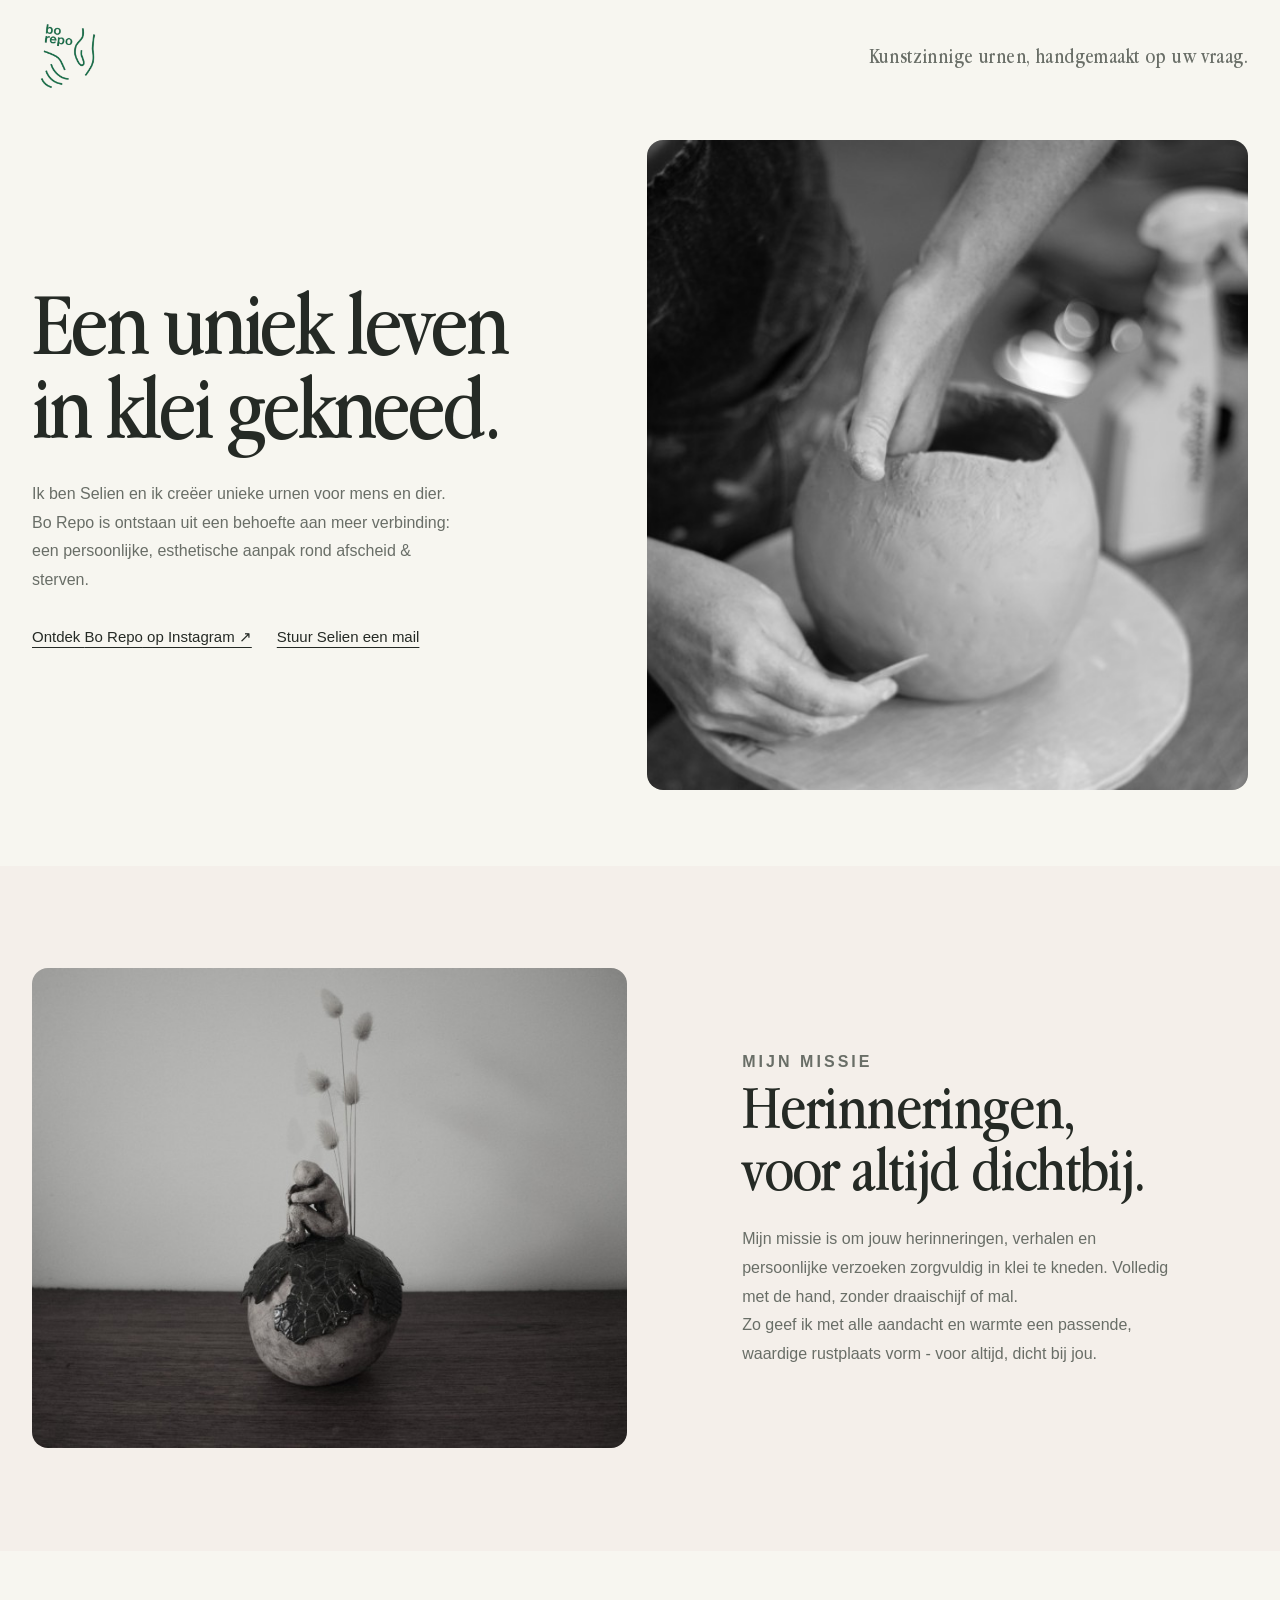
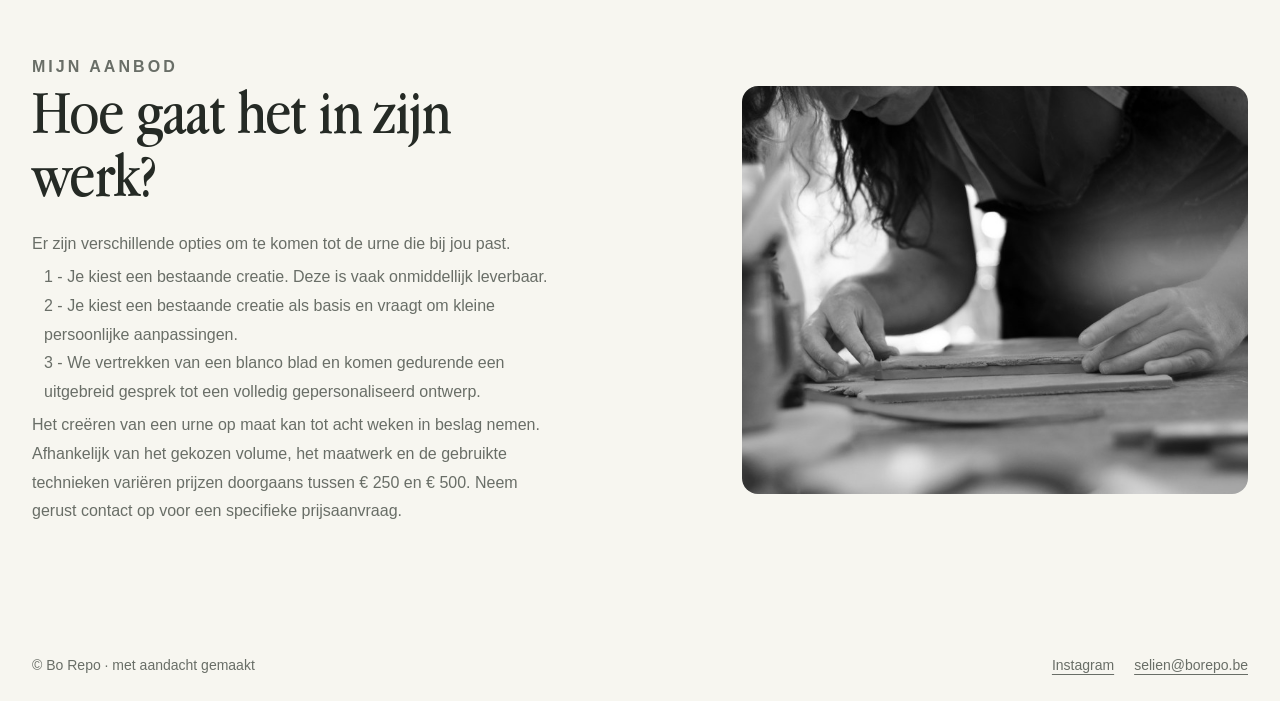
<file: index.html>
﻿<!doctype html>
<html lang="nl-BE">
<head>
  <meta charset="utf-8">
  <meta name="viewport" content="width=device-width, initial-scale=1">
  <link rel="icon" type="image/png" sizes="16x16" href="img/favicon/favicon-16x16.png">
  <link rel="icon" type="image/png" sizes="32x32" href="img/favicon/favicon-32x32.png">
  <meta name="theme-color" content="#62926e">
  <meta name="description" content="Bo Repo maakt persoonlijke, handgemaakte urnes voor mensen en dieren. De nieuwe website verschijnt in februari 2027.">
  <!-- Preload fonts -->
  <link rel="preload" href="fonts/ITC Garamond Book Narrow Regular.woff2" as="font" type="font/woff2" crossorigin>
  <title>Bo Repo · Een uniek leven in klei gekneed</title>
  <link rel="icon" href="img/bo-repo-logo-groen.png">
  <link rel="stylesheet" href="css/style.css">
</head>
<body>
  <header class="site-header page-shell">
    <a class="brand" href="/" aria-label="Bo Repo — startpagina">
      <img src="img/bo-repo-logo-groen.png" alt="Bo Repo">
    </a>
    <span class="header-note">Kunstzinnige urnen, handgemaakt op uw vraag.</span>
  </header>

  <main>
    <section class="hero page-shell" aria-labelledby="hero-title">
      <div class="hero-copy">
        <!--<p class="eyebrow">Kunstzinnige urnen · handgemaakt op uw vraag</p>-->
        <h1 id="hero-title">Een uniek leven in klei gekneed.</h1>
        <p class="intro">Ik ben Selien en ik creëer unieke urnen voor mens en dier. <span class="brand-name">Bo Repo</span> is ontstaan uit een behoefte aan meer verbinding: een persoonlijke, esthetische aanpak rond afscheid & sterven.</p>
        <!--<p class="announcement">Er wordt noestig gekneed aan de website van Bo Repo!<br>Deze zal in februari 2027 verschijnen.</p>-->
        <div class="hero-links">
          <a class="text-link" href="https://www.instagram.com/bo_repo/" target="_blank" rel="noopener noreferrer">Ontdek <span class="brand-name">Bo Repo</span> op Instagram ↗</a>
          <a class="text-link" href="mailto:selien@borepo.be">Stuur Selien een mail</a>
        </div>
      </div>
      <figure class="hero-image">
        <img src="img/bo-repo-hero.jpg" alt="Handgemaakte Bo Repo urne met een sculptuur en droogbloemen">
        <!-- <figcaption class="image-caption">Met de hand en met zorg gemaakt</figcaption> -->
      </figure>
    </section>

    <section class="mission" aria-labelledby="mission-title">
      <div class="mission-copy">
        <p class="eyebrow">Mijn missie</p>
        <h2 id="mission-title">Herinneringen, voor altijd dichtbij.</h2>
        <p>Mijn missie is om jouw herinneringen, verhalen en persoonlijke verzoeken zorgvuldig in klei te kneden. Volledig met de hand, zonder draaischijf of mal.</p>
        <p>Zo geef ik met alle aandacht en warmte een passende, waardige rustplaats vorm - voor altijd, dicht bij jou.</p>
      </div>
      <img class="mission-image" src="img/bo-repo-mission.jpg" alt="Selien vormt met de hand een urne uit klei" loading="lazy">
    </section>

    <section class="offer" aria-labelledby="offer-title">
      <div class="offer-copy">
        <p class="eyebrow">Mijn aanbod</p>
        <h2 id="offer-title">Hoe gaat het in zijn werk?</h2>
        <p>Er zijn verschillende opties om te komen tot de urne die bij jou past.</p>
        <ol>
          <li>Je kiest een bestaande creatie. Deze is vaak onmiddellijk leverbaar.</li>
          <li>Je kiest een bestaande creatie als basis en vraagt om kleine persoonlijke aanpassingen.</li>
          <li>We vertrekken van een blanco blad en komen gedurende een uitgebreid gesprek tot een volledig gepersonaliseerd ontwerp.</li>
        </ol>
        <p>Het creëren van een urne op maat kan tot acht weken in beslag nemen. Afhankelijk van het gekozen volume, het maatwerk en de gebruikte technieken variëren prijzen doorgaans tussen € 250 en € 500. Neem gerust contact op voor een specifieke prijsaanvraag.</p>
      </div>
      <img class="offer-image" src="img/bo-repo-offer.jpg" alt="Selien vormt met de hand een urne uit klei" loading="lazy">
    </section>
  </main>

  <footer class="site-footer page-shell">
    <span>© <span class="brand-name">Bo Repo</span> · met aandacht gemaakt</span>
    <nav class="footer-links" aria-label="Contact en sociale media">
      <a href="https://www.instagram.com/bo_repo/" target="_blank" rel="noopener noreferrer">Instagram</a>
      <a href="mailto:selien@borepo.be">selien@borepo.be</a>
    </nav>
  </footer>
</body>
</html>
</file>
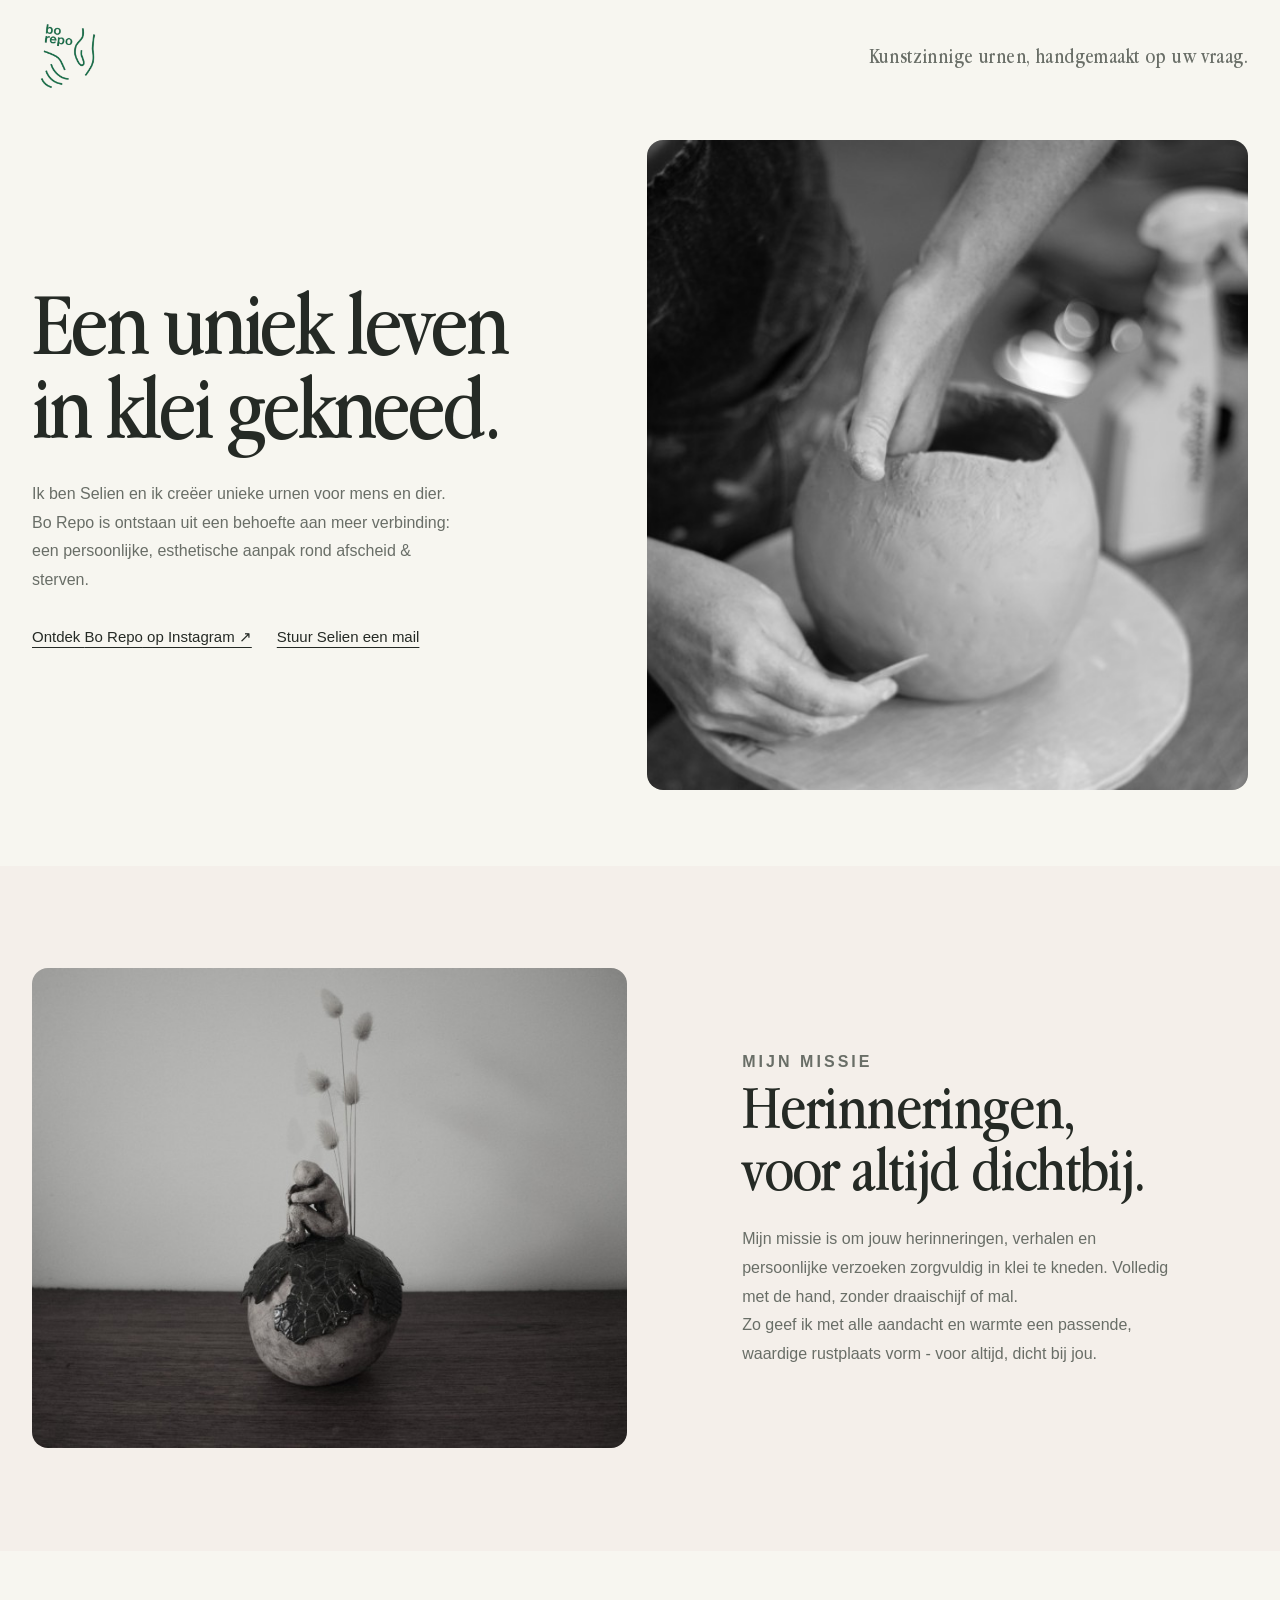
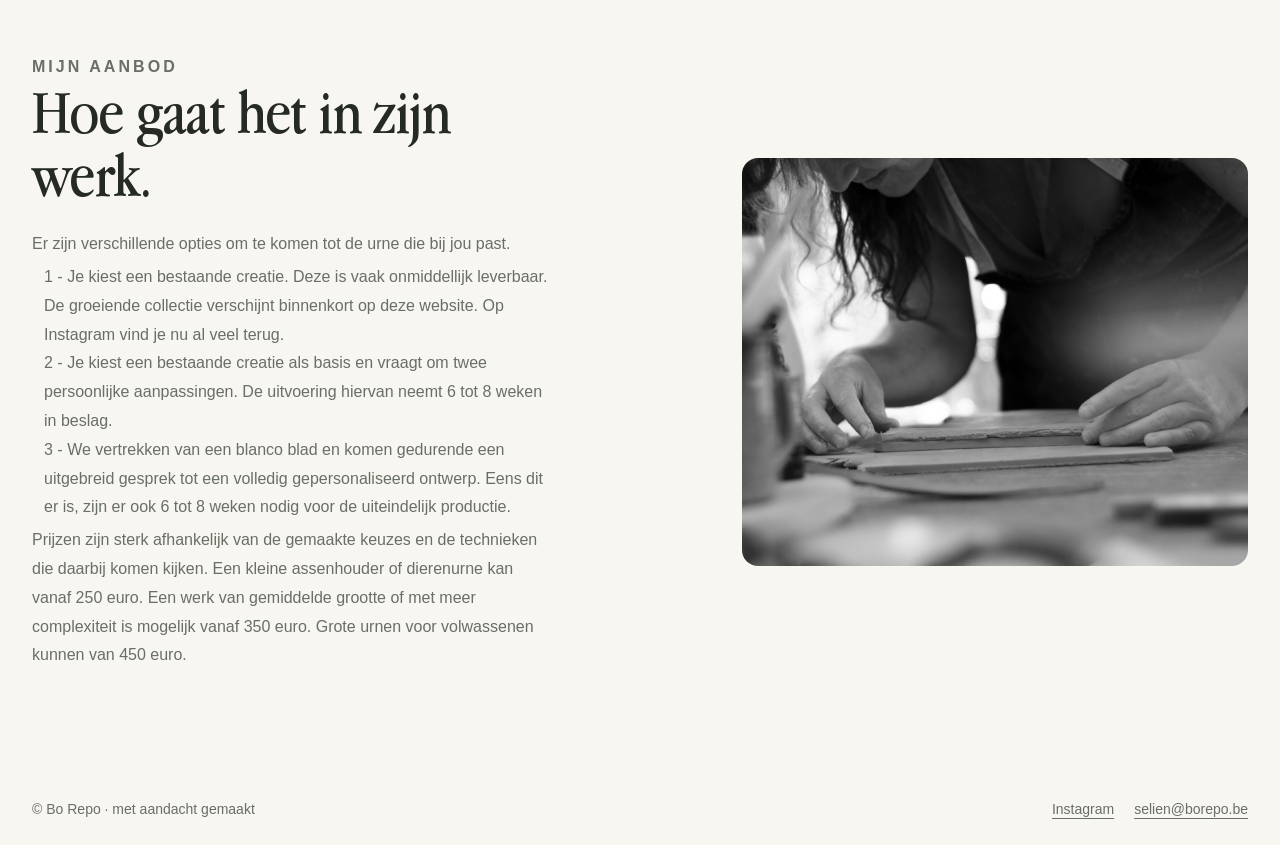
<file: offer.html>
<!doctype html>
<html lang="nl-BE">
<head>
  <meta charset="utf-8">
  <meta name="viewport" content="width=device-width, initial-scale=1">
  <link rel="icon" type="image/png" sizes="16x16" href="img/favicon/favicon-16x16.png">
  <link rel="icon" type="image/png" sizes="32x32" href="img/favicon/favicon-32x32.png">
  <meta name="theme-color" content="#62926e">
  <meta name="description" content="Bo Repo maakt persoonlijke, handgemaakte urnes voor mensen en dieren. De nieuwe website verschijnt in februari 2027.">
  <!-- Preload fonts -->
  <link rel="preload" href="fonts/ITC Garamond Book Narrow Regular.woff2" as="font" type="font/woff2" crossorigin>
  <title>Bo Repo · Een uniek leven in klei gekneed</title>
  <link rel="icon" href="img/bo-repo-logo-groen.png">
  <link rel="stylesheet" href="css/style.css">
</head>
<body>
  <header class="site-header page-shell">
    <a class="brand" href="/" aria-label="Bo Repo — startpagina">
      <img src="img/bo-repo-logo-groen.png" alt="Bo Repo">
    </a>
    <span class="header-note">Kunstzinnige urnen, handgemaakt op uw vraag.</span>
  </header>

  <main>
    <section class="hero page-shell" aria-labelledby="hero-title">
      <div class="hero-copy">
        <!--<p class="eyebrow">Kunstzinnige urnen · handgemaakt op uw vraag</p>-->
        <h1 id="hero-title">Een uniek leven in klei gekneed.</h1>
        <p class="intro">Ik ben Selien en ik creëer unieke urnen voor mens en dier. <span class="brand-name">Bo Repo</span> is ontstaan uit een behoefte aan meer verbinding: een persoonlijke, esthetische aanpak rond afscheid & sterven.</p>
        <!--<p class="announcement">Er wordt noestig gekneed aan de website van Bo Repo!<br>Deze zal in februari 2027 verschijnen.</p>-->
        <div class="hero-links">
          <a class="text-link" href="https://www.instagram.com/bo_repo/" target="_blank" rel="noopener noreferrer">Ontdek <span class="brand-name">Bo Repo</span> op Instagram ↗</a>
          <a class="text-link" href="mailto:selien@borepo.be">Stuur Selien een mail</a>
        </div>
      </div>
      <figure class="hero-image">
        <img src="img/bo-repo-hero.jpg" alt="Handgemaakte Bo Repo urne met een sculptuur en droogbloemen">
        <!-- <figcaption class="image-caption">Met de hand en met zorg gemaakt</figcaption> -->
      </figure>
    </section>

    <section class="mission" aria-labelledby="mission-title">
      <div class="mission-copy">
        <p class="eyebrow">Mijn missie</p>
        <h2 id="mission-title">Herinneringen, voor altijd dichtbij.</h2>
        <p>Mijn missie is om jouw herinneringen, verhalen en persoonlijke verzoeken zorgvuldig in klei te kneden. Volledig met de hand, zonder draaischijf of mal.</p>
        <p>Zo geef ik met alle aandacht en warmte een passende, waardige rustplaats vorm - voor altijd, dicht bij jou.</p>
      </div>
      <img class="mission-image" src="img/bo-repo-mission.jpg" alt="Selien vormt met de hand een urne uit klei" loading="lazy">
    </section>

    <section class="offer" aria-labelledby="offer-title">
      <div class="offer-copy">
        <p class="eyebrow">Mijn aanbod</p>
        <h2 id="offer-title">Hoe gaat het in zijn werk.</h2>
        <p>Er zijn verschillende opties om te komen tot de urne die bij jou past.</p>
        <ol>
          <li>Je kiest een bestaande creatie. Deze is vaak onmiddellijk leverbaar. De groeiende collectie verschijnt binnenkort op deze website. Op Instagram vind je nu al veel terug.</li>
          <li>Je kiest een bestaande creatie als basis en vraagt om twee persoonlijke aanpassingen. De uitvoering hiervan neemt 6 tot 8 weken in beslag.</li>
          <li>We vertrekken van een blanco blad en komen gedurende een uitgebreid gesprek tot een volledig gepersonaliseerd ontwerp. Eens dit er is, zijn er ook 6 tot 8 weken nodig voor de uiteindelijk productie.</li>
        </ol>
        <p>Prijzen zijn sterk afhankelijk van de gemaakte keuzes en de technieken die daarbij komen kijken. Een kleine assenhouder of dierenurne kan vanaf 250 euro. Een werk van gemiddelde grootte of met meer complexiteit is mogelijk vanaf 350 euro. Grote urnen voor volwassenen kunnen van 450 euro.</p>
      </div>
      <img class="offer-image" src="img/bo-repo-offer.jpg" alt="Selien vormt met de hand een urne uit klei" loading="lazy">
    </section>
  </main>

  <footer class="site-footer page-shell">
    <span>© <span class="brand-name">Bo Repo</span> · met aandacht gemaakt</span>
    <nav class="footer-links" aria-label="Contact en sociale media">
      <a href="https://www.instagram.com/bo_repo/" target="_blank" rel="noopener noreferrer">Instagram</a>
      <a href="mailto:selien@borepo.be">selien@borepo.be</a>
    </nav>
  </footer>
</body>
</html>
</file>
<file: css/style.css>
@font-face {
  font-family: "ITC Garamond";
  src: url("../fonts/ITC Garamond Book Narrow Regular.woff2") format("woff2"),
       url("../fonts/ITC Garamond Book Narrow Regular.woff") format("woff"),
       url("../fonts/ITC Garamond Book Narrow Regular.otf") format("opentype");
  font-style: normal;
  font-weight: 400;
  font-display: swap;
}

:root {
  color-scheme: light;
  --green: #62926e; /* rgb(98, 146, 110) */
  --green-dark: #355b41;
  --grey-tint: #f4efea;
  --ink: #252a25;
  --paper: #f7f6f0;
  --placeholder: #e8e7e0;
  --caption-bg: rgb(247 246 240 / 0.92);
  --muted: #696e67;
  --serif: "ITC Garamond", Georgia, serif;
  --sans: "Segoe UI", Arial, sans-serif;
  --shell-max: 90rem;
  --gutter: 1.25rem;
}

* {
  box-sizing: border-box;
}

html {
  scroll-behavior: smooth;
}

body {
  margin: 0;
  background: var(--paper);
  color: var(--ink);
  font-family: var(--sans);
  -webkit-font-smoothing: antialiased;
}

a {
  color: inherit;
}

img {
  display: block;
  max-width: 100%;
}

.page-shell {
  width: min(100% - 2 * var(--gutter), 35rem);
  margin-inline: auto;
}

/* Header */
.site-header {
  min-height: 5.5rem;
  display: flex;
  align-items: center;
  justify-content: space-between;
  gap: 1.5rem;
}

.brand {
  display: inline-flex;
  align-items: center;
  text-decoration: none;
}

.brand img {
  width: 4rem;
  height: 4rem;
  object-fit: contain;
}

.header-note {
  max-width: 10rem;
  color: var(--muted);
  font-family: var(--serif);
  font-size: 1.125rem;
  letter-spacing: 0.02em;
  text-align: right;
}

/* Hero */
.hero {
  display: grid;
  grid-template-columns: 1fr;
  align-items: center;
  gap: 2.25rem;
  padding-block: 1.625rem 3.375rem;
}

.hero-copy {
  max-width: 33rem;
}

.eyebrow {
  margin: 0 0 1.375rem;
  color: var(--green-dark);
  font-size: 0.75rem;
  font-weight: 650;
  letter-spacing: 0.19em;
  text-transform: uppercase;
}

h1,
h2,
.announcement {
  font-family: var(--serif);
  font-weight: 400;
}

h1 {
  max-width: 28.75rem;
  margin: 0;
  font-size: clamp(3.75rem, 15vw, 5.5rem);
  line-height: 0.91;
  letter-spacing: -0.035em;
}

.intro {
  max-width: 27rem;
  margin: 1.375rem 0 0;
  color: var(--muted);
  font-size: 1rem;
  line-height: 1.8;
}

.announcement {
  margin: 1.625rem 0 0;
  color: var(--green-dark);
  font-size: clamp(1.5rem, 6vw, 2.25rem);
  line-height: 1.15;
}

.hero-links {
  display: flex;
  flex-wrap: wrap;
  align-items: center;
  gap: 0.75rem 1.5rem;
  margin-top: 1.5rem;
  font-size: 0.9375rem;
}

.text-link {
  text-decoration-thickness: 1px;
  text-underline-offset: 0.3rem;
}

.text-link:hover,
.text-link:focus-visible {
  color: var(--green-dark);
}

.hero-image {
  position: relative;
  margin: 0;
  width: 100%;
  height: min(116vw, 35rem);
  overflow: hidden;
  background: var(--placeholder);
  border-radius: 1rem;
}

.hero-image img {
  width: 100%;
  height: 100%;
  object-fit: cover;
  object-position: center 57%;
}

.image-caption {
  position: absolute;
  right: 1rem;
  bottom: 1rem;
  margin: 0;
  padding: 0.5rem 0.75rem;
  background: var(--caption-bg);
  color: var(--ink);
  font-family: var(--serif);
  font-size: 1.0625rem;
}

/* offer & Mission */
.offer,
.mission {
  display: grid;
  grid-template-columns: 1fr;
  align-items: center;
  gap: 2rem;
  padding: 3.125rem var(--gutter) 3.5rem;
}

.mission {
  background: var(--grey-tint);
}

.offer{
  background: var(--paper);
}

.offer-image,
.mission-image {
  width: 100%;
  aspect-ratio: 1.15 / 1;
  object-fit: cover;
  object-position: center 53%;
  border-radius: 1rem;
}

.mission-copy {
  max-width: 27.5rem;
}

.offer-copy{
  max-width: 32.5rem;
}

h2 {
  margin: 0 0 1.4375rem 0;
  font-size: clamp(2.625rem, 10vw, 4rem);
  line-height: 0.98;
  letter-spacing: -0.025em;
}

.offer-copy p,
.mission-copy p {
  margin: 0;
  color: var(--muted);
  font-size: 1rem;
  line-height: 1.8;
}

.offer-copy ol {
  margin: 0.25rem 0 0.25rem 0;
  padding-left: 0.75rem;
  color: var(--muted);
  font-size: 1rem;
  line-height: 1.8;
  list-style: none;
  counter-reset: item;
}

.offer-copy ol li::before {
    counter-increment: item;
    content: counter(item) " - ";
}

/* Footer */
.site-footer {
  display: flex;
  flex-direction: column;
  align-items: flex-start;
  gap: 0.875rem;
  padding-block: 1.375rem;
  color: var(--muted);
  font-size: 0.875rem;
}

.footer-links {
  display: flex;
  flex-wrap: wrap;
  gap: 1.25rem;
}

.footer-links a {
  text-underline-offset: 0.25rem;
}

/* Tablet en groter */
@media (min-width: 48em) {
  :root {
    --gutter: 2rem;
  }

  .page-shell {
    width: min(100% - 2 * var(--gutter), var(--shell-max));
  }

  .site-header {
    min-height: 7rem;
  }

  .brand img {
    width: 4.75rem;
    height: 4.75rem;
  }

  .brand-name {
    white-space: nowrap;
  }

  .header-note {
    max-width: none;
    font-size: 1.3125rem;
  }

  .hero {
    min-height: min(44.375rem, calc(100svh - 7rem));
    grid-template-columns: 0.92fr 1.08fr;
    gap: clamp(2.625rem, 8vw, 7.5rem);
    padding-block: 1.75rem 4.75rem;
  }

  .hero-copy {
    padding-block: 2.25rem;
  }

  h1 {
    max-width: 35rem;
    font-size: clamp(3.625rem, 7.2vw, 6.25rem);
  }

  .intro {
    margin-top: 1.75rem;
  }

  .announcement {
    margin-top: 2.125rem;
    font-size: clamp(1.5625rem, 3vw, 2.25rem);
  }

  .hero-links {
    margin-top: 2.0625rem;
    gap: 0.75rem 1.5625rem;
  }

  .hero-image {
    justify-self: end;
    height: clamp(27.5rem, 55vw, 40.625rem);
  }

  .image-caption {
    right: 1.125rem;
    bottom: 1.125rem;
    padding: 0.5625rem 0.75rem;
  }

  .offer,
  .mission {
    grid-template-columns: 1fr 0.85fr;
    gap: clamp(2.375rem, 9vw, 8.25rem);
    padding: clamp(3.375rem, 8vw, 7rem) max(var(--gutter), calc((100vw - var(--shell-max)) / 2));
  }

  .mission :first-child {
    order: 2;
  }
  .mission :last-child {
    order: 1;
  }

  .offer-image,
  .mission-image {
    aspect-ratio: 1.24 / 1;
  }

  h2 {
    font-size: clamp(2.625rem, 5vw, 4.0625rem);
  }

  .site-footer {
    flex-direction: row;
    align-items: center;
    justify-content: space-between;
    gap: 1.5rem;
    padding-block: 1.75rem;
  }
}

@media (min-width: 90.0625em) {
  :root {
    --gutter: 4rem;
  }
}

@media (prefers-reduced-motion: reduce) {
  html {
    scroll-behavior: auto;
  }
}
</file>
